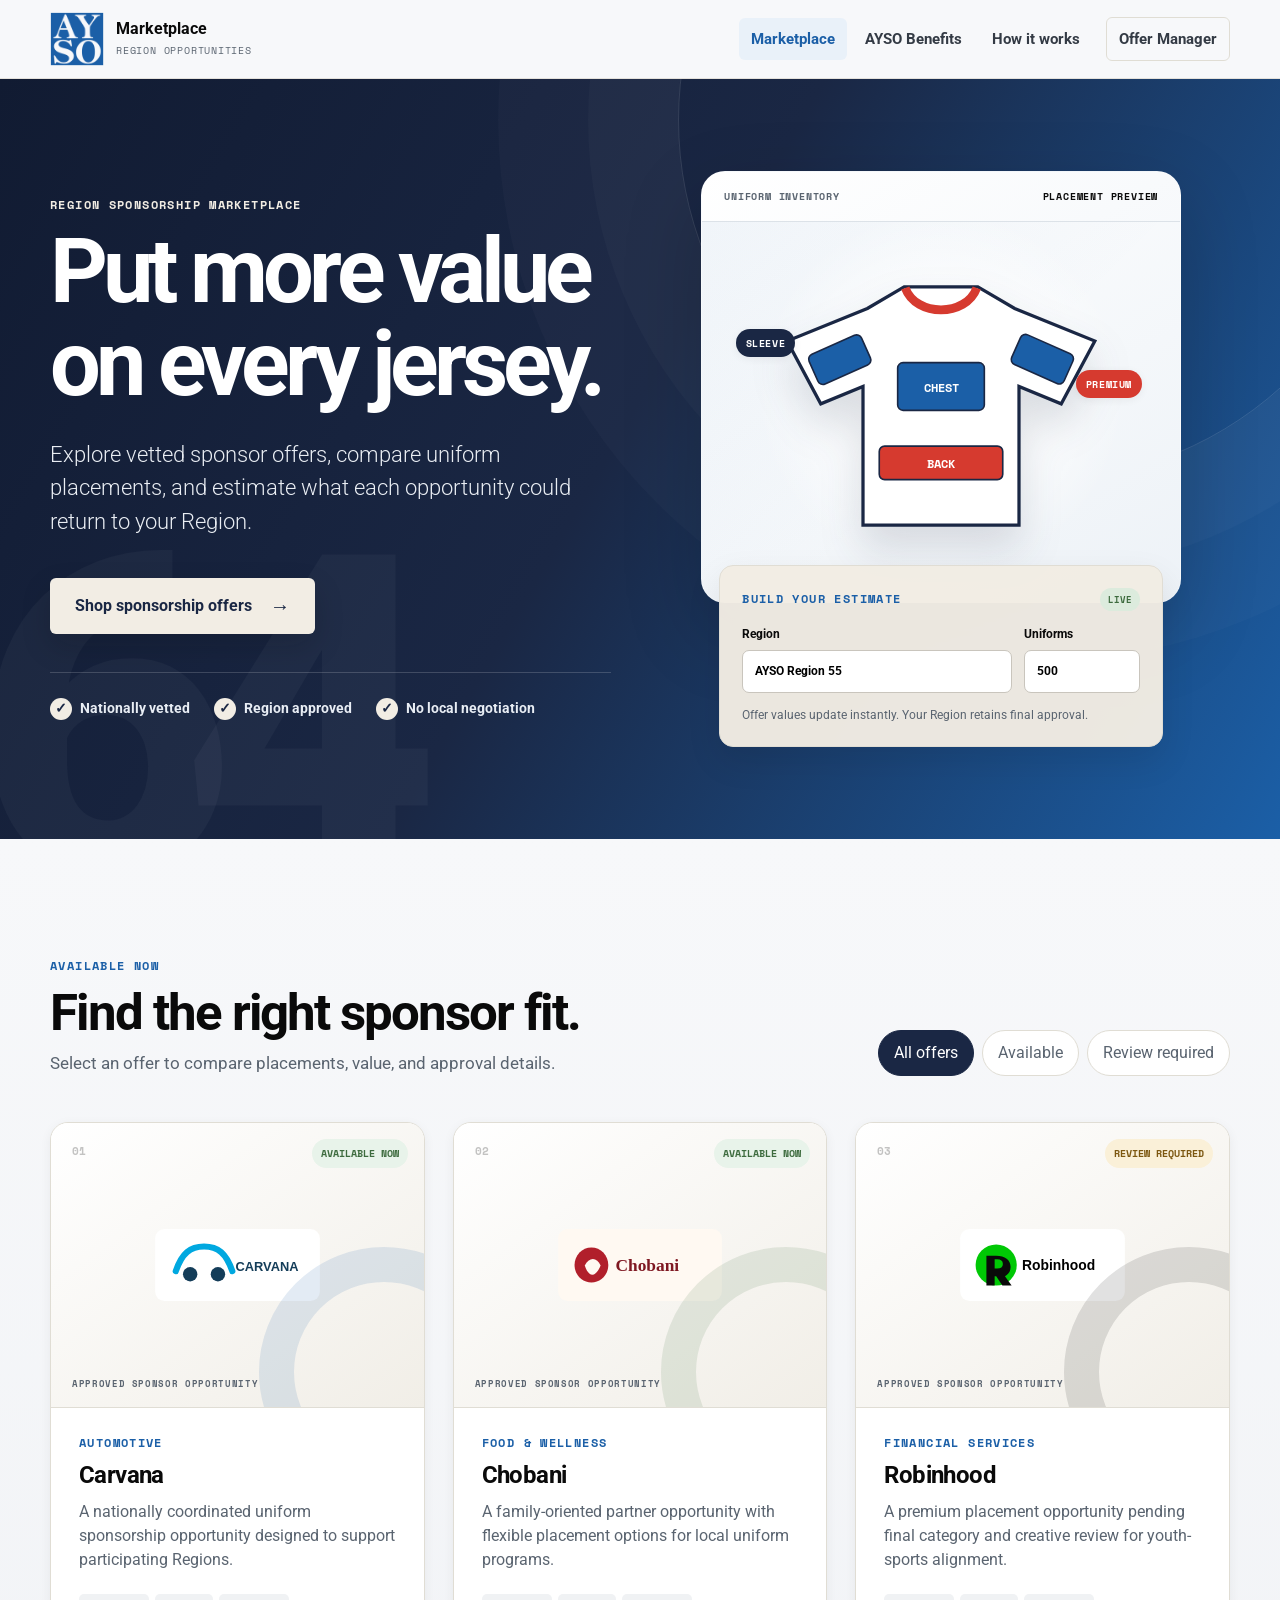
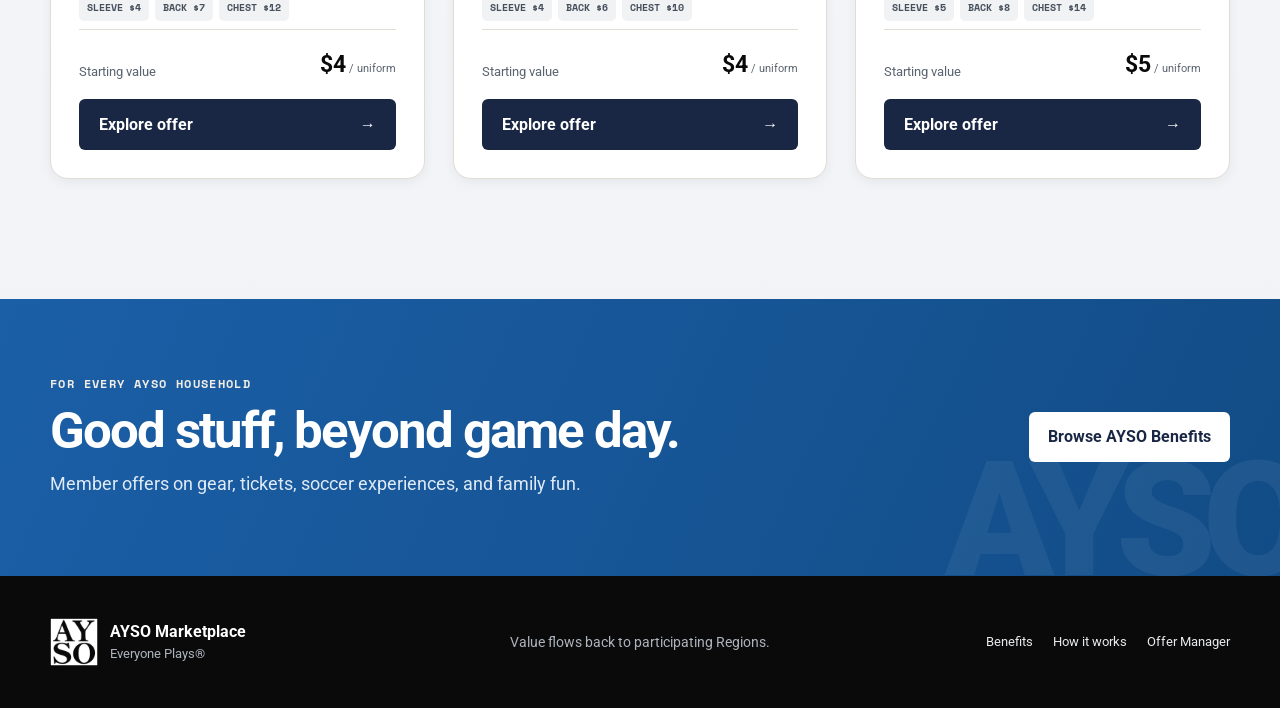
<file: index.html>
<!doctype html>
<html lang="en">
  <head>
    <meta charset="UTF-8" />
    <meta name="viewport" content="width=device-width, initial-scale=1.0" />
    <meta name="description" content="Browse AYSO-approved uniform sponsorship opportunities for your Region." />
    <title>AYSO Marketplace</title>
    <link rel="preconnect" href="https://fonts.googleapis.com" />
    <link rel="preconnect" href="https://fonts.gstatic.com" crossorigin />
    <link href="https://fonts.googleapis.com/css2?family=Roboto:wght@300;400;500;700;900&family=Space+Mono:wght@400;700&display=swap" rel="stylesheet" />
    <link rel="stylesheet" href="styles.css" />
  </head>
  <body data-page="marketplace">
    <a class="skip-link" href="#main">Skip to content</a>
    <header class="site-header">
      <div class="shell nav-shell">
        <a class="brand-lockup" href="index.html" aria-label="AYSO Marketplace home">
          <img src="assets/logos/ayso-square-heritage-blue-on-field-white-512.png" alt="AYSO" />
          <span><strong>Marketplace</strong><small>Region opportunities</small></span>
        </a>
        <button class="menu-button" type="button" aria-label="Toggle navigation" aria-expanded="false">Menu</button>
        <nav class="main-nav" aria-label="Main navigation">
          <a class="active" href="index.html">Marketplace</a>
          <a href="benefits.html">AYSO Benefits</a>
          <a href="explainers.html">How it works</a>
          <a class="admin-link" href="admin.html">Offer Manager</a>
        </nav>
      </div>
    </header>

    <main id="main">
      <section class="market-hero">
        <div class="shell hero-grid">
          <div class="hero-copy">
            <p class="utility-label light-label">Region sponsorship marketplace</p>
            <h1>Put more value on every jersey.</h1>
            <p class="lead">Explore vetted sponsor offers, compare uniform placements, and estimate what each opportunity could return to your Region.</p>
            <a class="button hero-button" href="#offers">Shop sponsorship offers <span aria-hidden="true">→</span></a>
            <div class="trust-row" aria-label="Marketplace program benefits">
              <span>Nationally vetted</span><span>Region approved</span><span>No local negotiation</span>
            </div>
          </div>
          <div class="hero-commerce">
            <div class="kit-preview" aria-label="AYSO jersey sponsorship placement preview">
              <div class="preview-topline"><span>Uniform inventory</span><strong>Placement preview</strong></div>
              <div class="jersey-stage">
                <svg class="jersey-svg" viewBox="0 0 360 300" role="img" aria-label="Jersey with sleeve, chest, and back sponsorship zones">
                  <path class="jersey-shape" d="M112 54 146 34h68l34 20 74 30-31 58-39-16v128H108V126l-39 16-31-58z"/>
                  <path class="jersey-collar" d="M147 35c10 27 56 27 66 0"/>
                  <rect class="zone zone-chest" x="140" y="104" width="80" height="44" rx="5"/>
                  <rect class="zone zone-left" x="60" y="86" width="53" height="30" rx="5" transform="rotate(-24 87 101)"/>
                  <rect class="zone zone-right" x="247" y="86" width="53" height="30" rx="5" transform="rotate(24 274 101)"/>
                  <rect class="zone zone-back" x="123" y="181" width="114" height="31" rx="5"/>
                  <text x="180" y="131">CHEST</text><text x="180" y="201">BACK</text>
                </svg>
                <span class="placement-tag tag-sleeve">Sleeve</span>
                <span class="placement-tag tag-chest">Premium</span>
              </div>
            </div>
            <div class="region-tool">
              <div class="estimate-heading"><p class="utility-label">Build your estimate</p><span>Live</span></div>
              <div class="estimate-fields">
                <label for="regionName">Region<input id="regionName" type="text" value="AYSO Region 55" /></label>
                <label for="uniformCount">Uniforms<input id="uniformCount" type="number" min="1" step="25" value="500" /></label>
              </div>
              <p>Offer values update instantly. Your Region retains final approval.</p>
            </div>
          </div>
        </div>
      </section>

      <section id="offers" class="shop-section">
        <div class="shell">
          <div class="section-bar">
            <div>
              <p class="utility-label">Available now</p>
              <h2>Find the right sponsor fit.</h2>
              <p class="section-intro">Select an offer to compare placements, value, and approval details.</p>
            </div>
            <div class="filter-group" aria-label="Marketplace filters">
              <button class="filter-button active" type="button" data-filter="all">All offers</button>
              <button class="filter-button" type="button" data-filter="available">Available</button>
              <button class="filter-button" type="button" data-filter="review">Review required</button>
            </div>
          </div>
          <div id="sponsorGrid" class="product-grid"></div>
        </div>
      </section>

      <section class="benefit-promo">
        <div class="shell benefit-promo-inner">
          <div>
            <p class="utility-label light-label">For every AYSO household</p>
            <h2>Good stuff, beyond game day.</h2>
            <p>Member offers on gear, tickets, soccer experiences, and family fun.</p>
          </div>
          <a class="button white-button" href="benefits.html">Browse AYSO Benefits</a>
        </div>
      </section>
    </main>

    <div id="offerDrawer" class="drawer" aria-hidden="true">
      <button class="drawer-scrim" type="button" data-close-drawer aria-label="Close offer details"></button>
      <aside class="drawer-panel" aria-label="Selected sponsorship offer">
        <button class="icon-button drawer-close" type="button" data-close-drawer aria-label="Close">×</button>
        <div id="drawerContent"></div>
      </aside>
    </div>

    <footer class="site-footer">
      <div class="shell footer-grid">
        <div class="footer-brand"><img src="assets/logos/ayso-square-white-512.png" alt="" /><span><strong>AYSO Marketplace</strong><small>Everyone Plays®</small></span></div>
        <p>Value flows back to participating Regions.</p>
        <nav><a href="benefits.html">Benefits</a><a href="explainers.html">How it works</a><a href="admin.html">Offer Manager</a></nav>
      </div>
    </footer>
    <script src="data.js"></script>
    <script src="app.js"></script>
  </body>
</html>
</file>
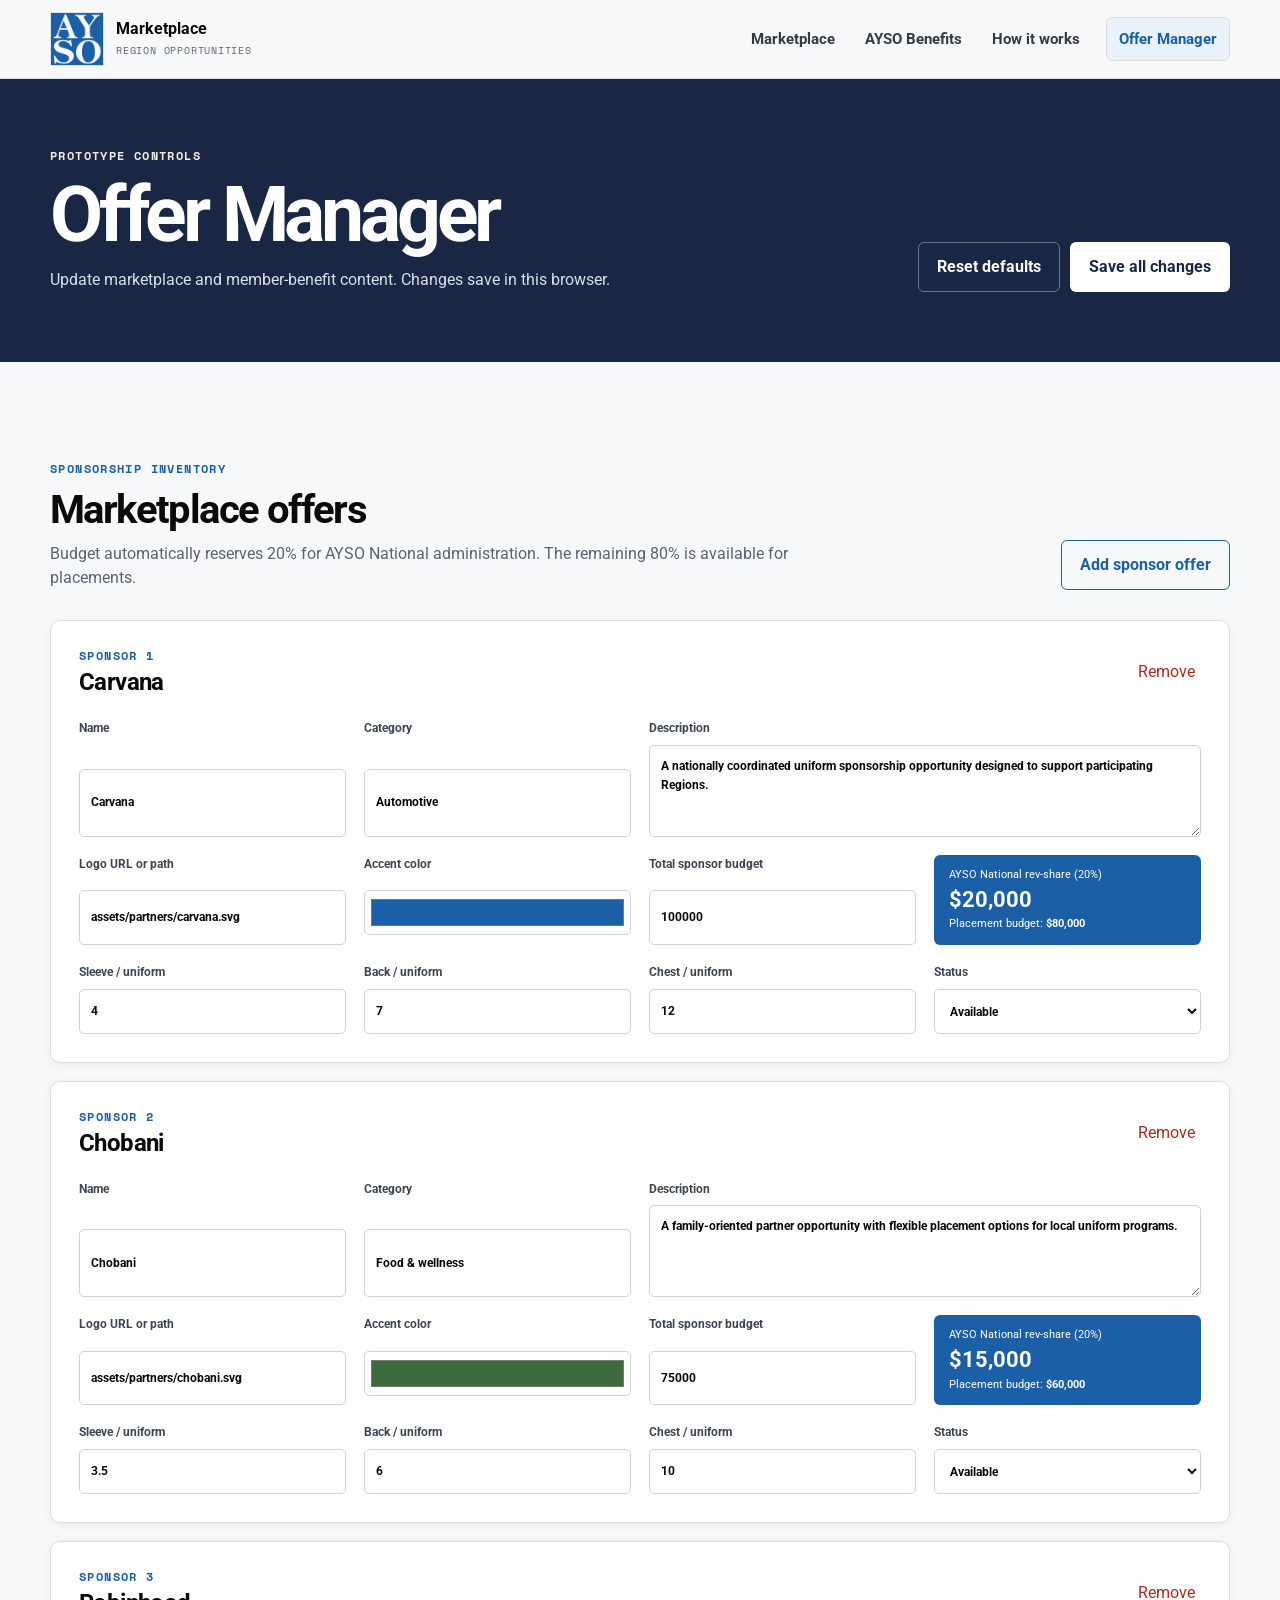
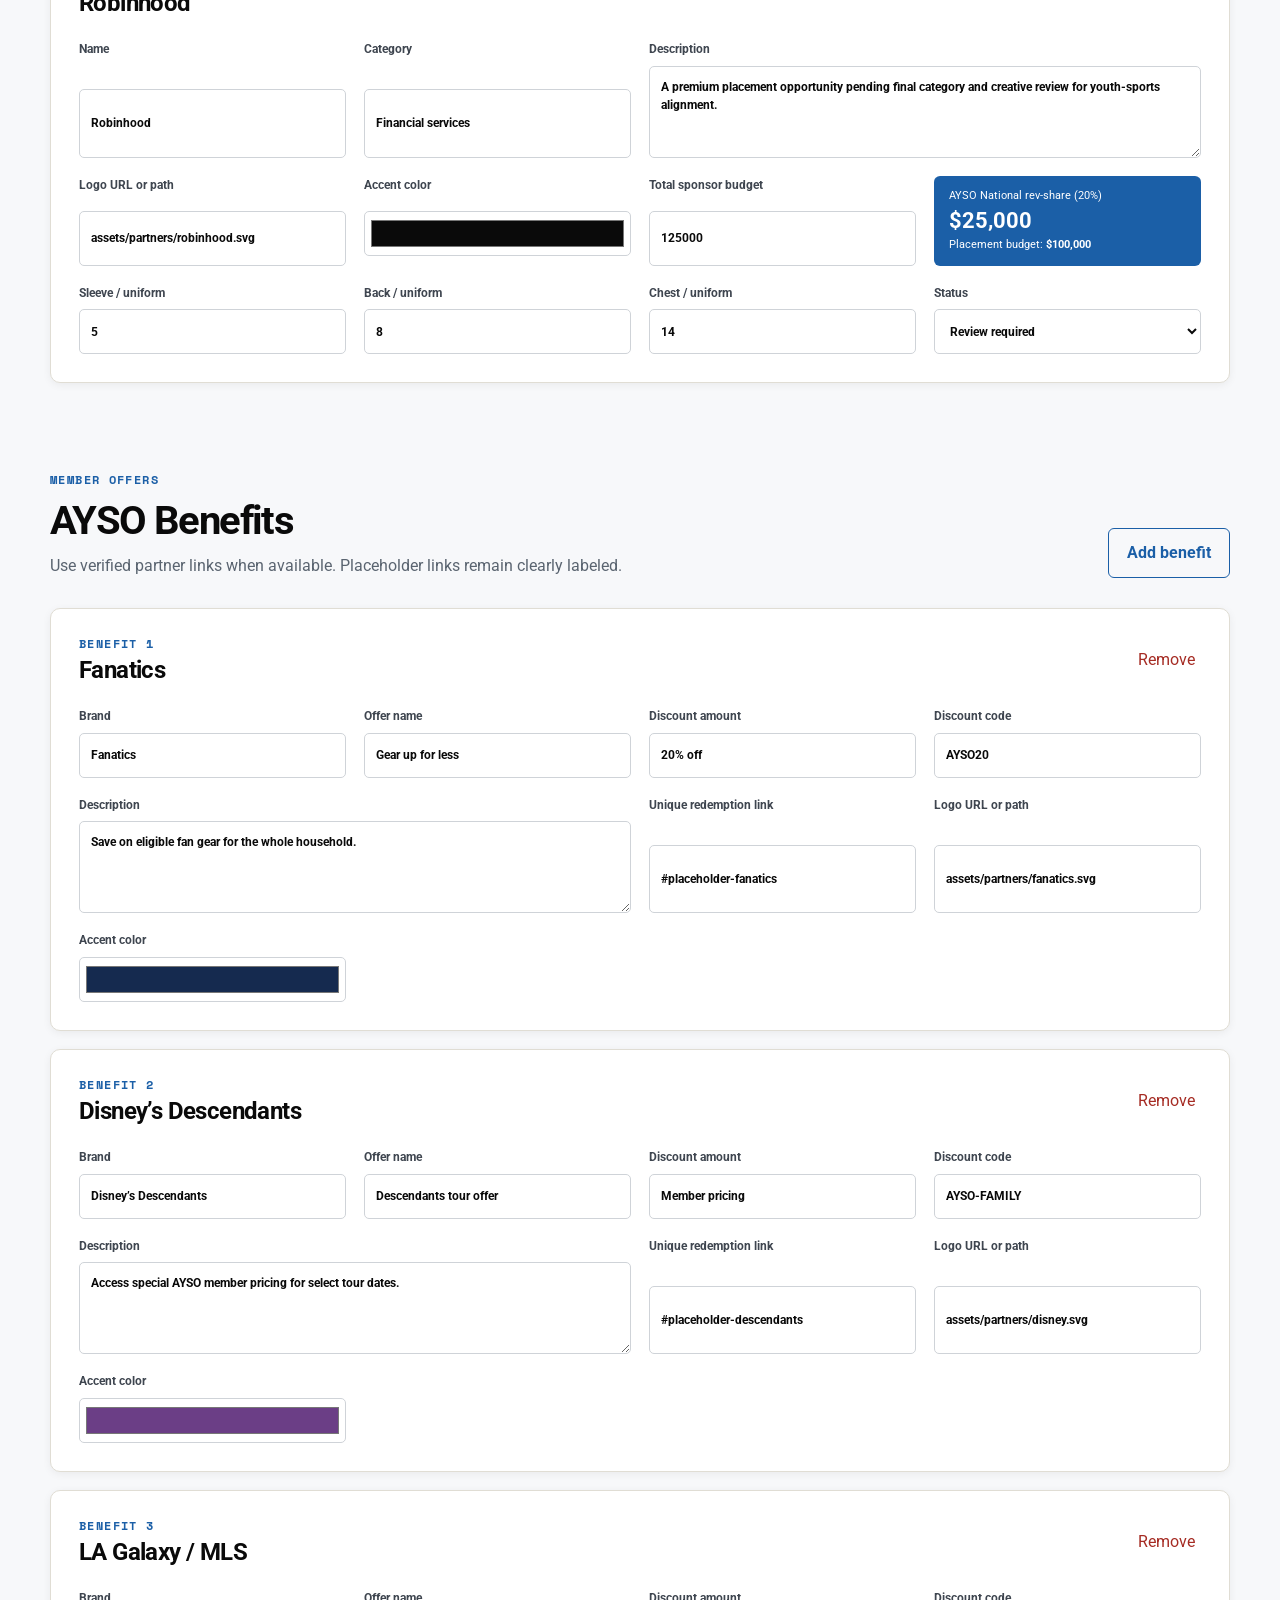
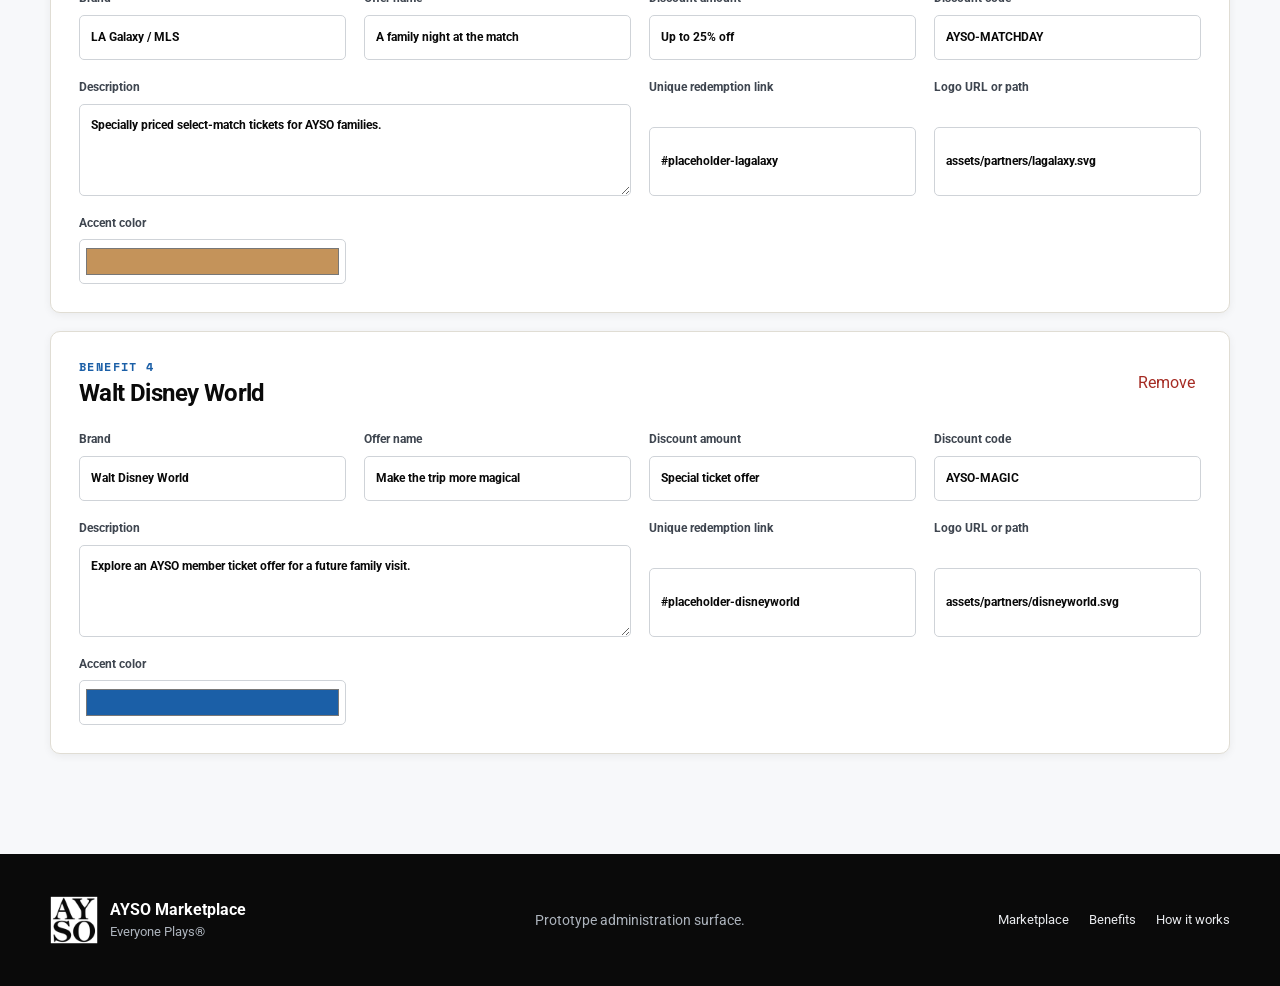
<file: admin.html>
<!doctype html>
<html lang="en">
  <head>
    <meta charset="UTF-8" /><meta name="viewport" content="width=device-width, initial-scale=1.0" />
    <title>AYSO Marketplace Offer Manager</title>
    <link rel="preconnect" href="https://fonts.googleapis.com" /><link rel="preconnect" href="https://fonts.gstatic.com" crossorigin />
    <link href="https://fonts.googleapis.com/css2?family=Roboto:wght@300;400;500;700;900&family=Space+Mono:wght@400;700&display=swap" rel="stylesheet" /><link rel="stylesheet" href="styles.css" />
  </head>
  <body data-page="admin">
    <a class="skip-link" href="#main">Skip to content</a>
    <header class="site-header"><div class="shell nav-shell">
      <a class="brand-lockup" href="index.html" aria-label="AYSO Marketplace home"><img src="assets/logos/ayso-square-heritage-blue-on-field-white-512.png" alt="AYSO" /><span><strong>Marketplace</strong><small>Region opportunities</small></span></a>
      <button class="menu-button" type="button" aria-label="Toggle navigation" aria-expanded="false">Menu</button>
      <nav class="main-nav" aria-label="Main navigation"><a href="index.html">Marketplace</a><a href="benefits.html">AYSO Benefits</a><a href="explainers.html">How it works</a><a class="admin-link active" href="admin.html">Offer Manager</a></nav>
    </div></header>
    <main id="main">
      <section class="admin-hero"><div class="shell admin-heading"><div><p class="utility-label light-label">Prototype controls</p><h1>Offer Manager</h1><p>Update marketplace and member-benefit content. Changes save in this browser.</p></div><div class="admin-actions"><button id="resetData" class="button secondary-button" type="button">Reset defaults</button><button id="saveData" class="button white-button" type="button">Save all changes</button></div></div></section>
      <div id="saveNotice" class="save-notice" role="status" aria-live="polite"></div>
      <section class="content-section"><div class="shell">
        <div class="admin-intro"><div><p class="utility-label">Sponsorship inventory</p><h2>Marketplace offers</h2><p>Budget automatically reserves 20% for AYSO National administration. The remaining 80% is available for placements.</p></div><button id="addSponsor" class="button outline-button" type="button">Add sponsor offer</button></div>
        <div id="sponsorEditor" class="editor-stack"></div>
        <div class="admin-intro benefit-admin-heading"><div><p class="utility-label">Member offers</p><h2>AYSO Benefits</h2><p>Use verified partner links when available. Placeholder links remain clearly labeled.</p></div><button id="addBenefit" class="button outline-button" type="button">Add benefit</button></div>
        <div id="benefitEditor" class="editor-stack"></div>
      </div></section>
    </main>
    <footer class="site-footer"><div class="shell footer-grid"><div class="footer-brand"><img src="assets/logos/ayso-square-white-512.png" alt="" /><span><strong>AYSO Marketplace</strong><small>Everyone Plays®</small></span></div><p>Prototype administration surface.</p><nav><a href="index.html">Marketplace</a><a href="benefits.html">Benefits</a><a href="explainers.html">How it works</a></nav></div></footer>
    <script src="data.js"></script><script src="app.js"></script>
  </body>
</html>
</file>
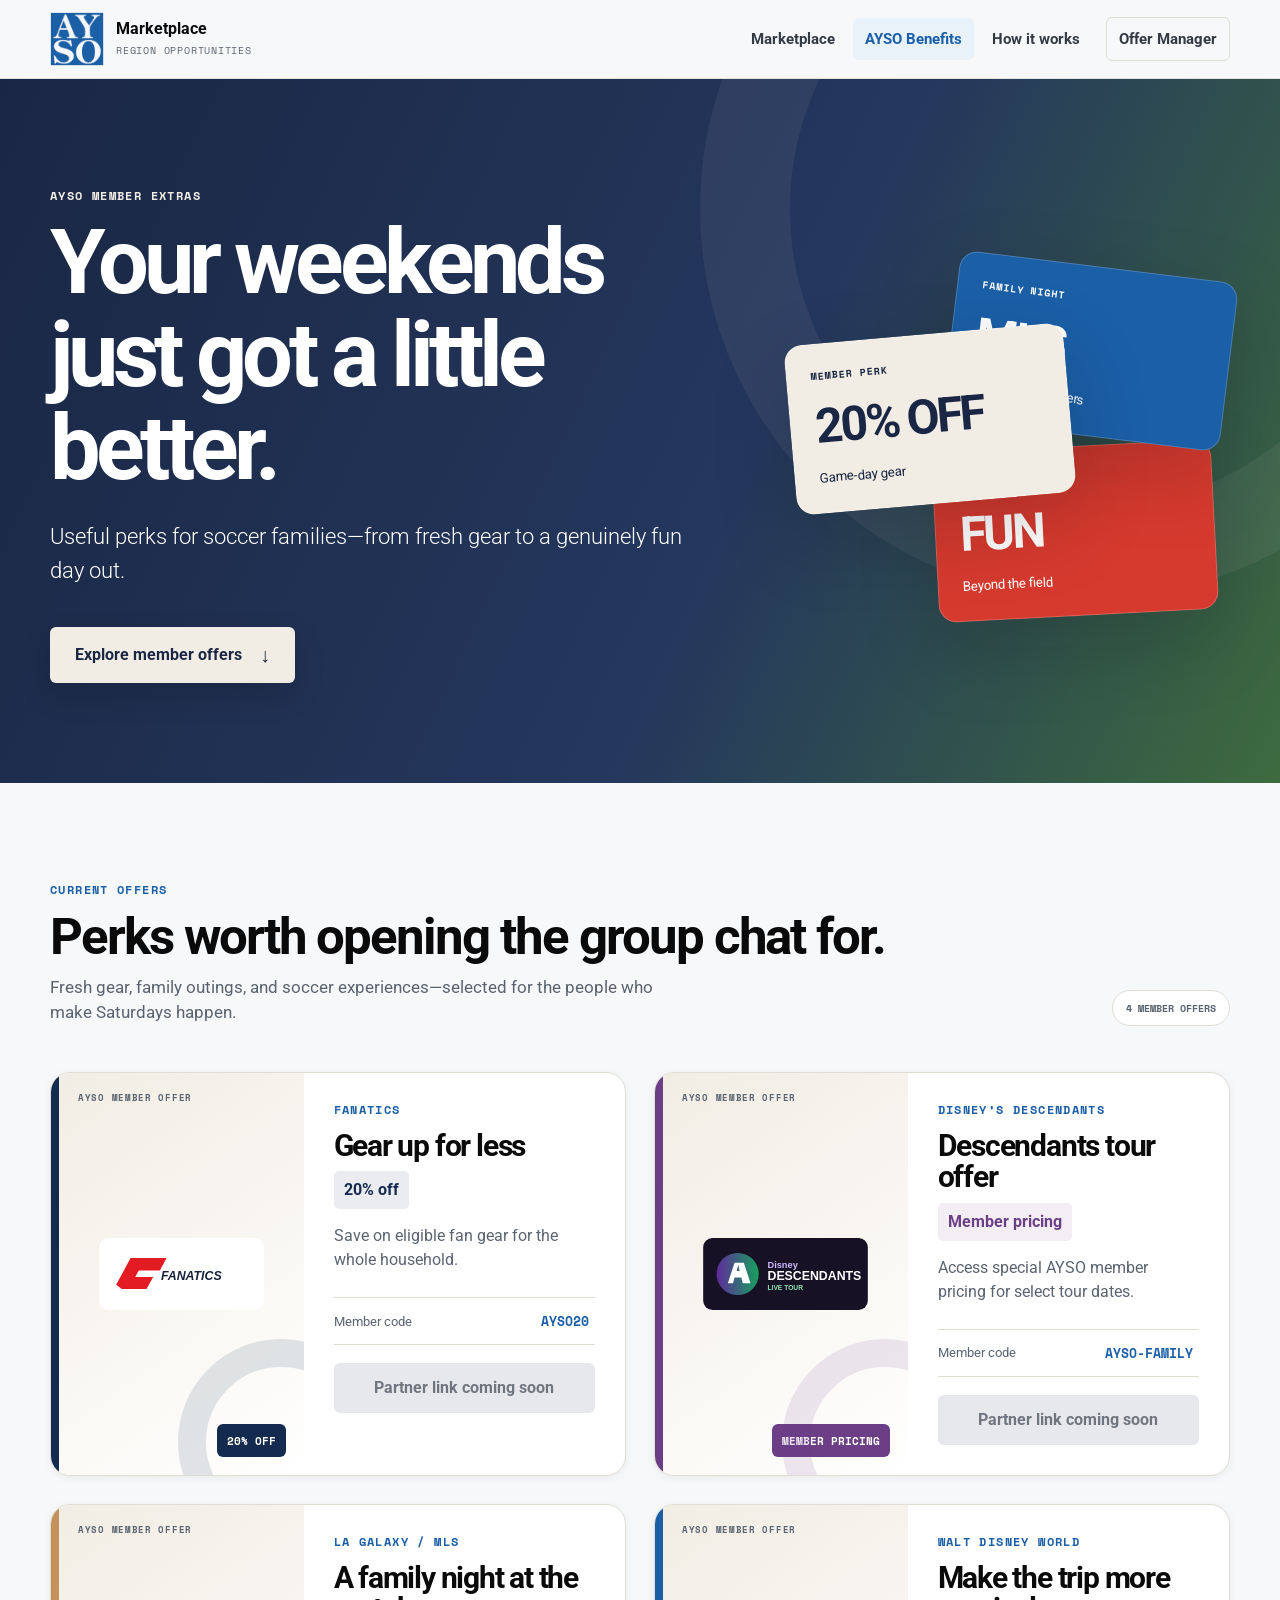
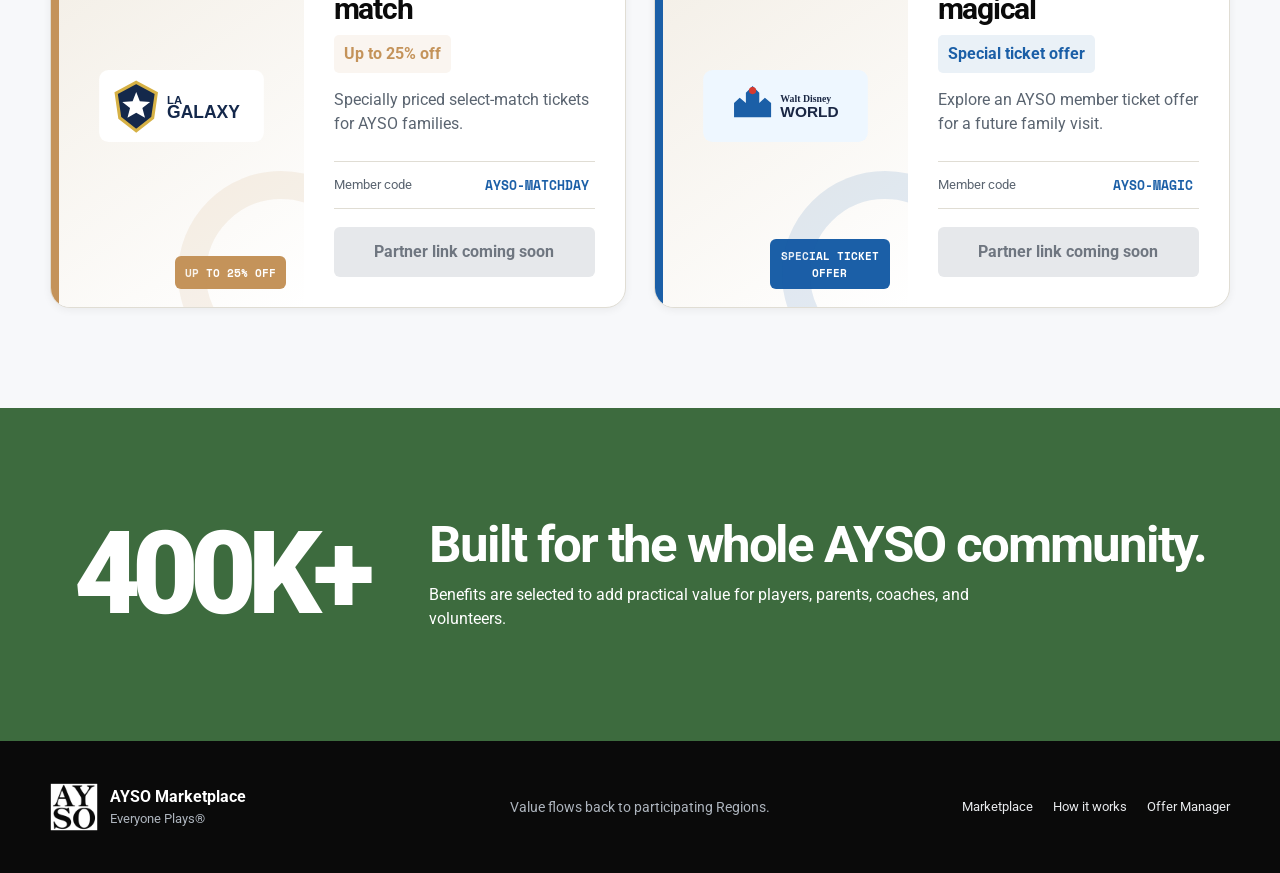
<file: benefits.html>
<!doctype html>
<html lang="en">
  <head>
    <meta charset="UTF-8" />
    <meta name="viewport" content="width=device-width, initial-scale=1.0" />
    <meta name="description" content="AYSO member benefits for soccer families." />
    <title>AYSO Benefits</title>
    <link rel="preconnect" href="https://fonts.googleapis.com" />
    <link rel="preconnect" href="https://fonts.gstatic.com" crossorigin />
    <link href="https://fonts.googleapis.com/css2?family=Roboto:wght@300;400;500;700;900&family=Space+Mono:wght@400;700&display=swap" rel="stylesheet" />
    <link rel="stylesheet" href="styles.css" />
  </head>
  <body data-page="benefits">
    <a class="skip-link" href="#main">Skip to content</a>
    <header class="site-header"><div class="shell nav-shell">
      <a class="brand-lockup" href="index.html" aria-label="AYSO Marketplace home"><img src="assets/logos/ayso-square-heritage-blue-on-field-white-512.png" alt="AYSO" /><span><strong>Marketplace</strong><small>Region opportunities</small></span></a>
      <button class="menu-button" type="button" aria-label="Toggle navigation" aria-expanded="false">Menu</button>
      <nav class="main-nav" aria-label="Main navigation"><a href="index.html">Marketplace</a><a class="active" href="benefits.html">AYSO Benefits</a><a href="explainers.html">How it works</a><a class="admin-link" href="admin.html">Offer Manager</a></nav>
    </div></header>
    <main id="main">
      <section class="page-hero benefits-hero"><div class="shell benefits-hero-grid">
        <div>
          <p class="utility-label light-label">AYSO member extras</p>
          <h1>Your weekends just got a little better.</h1>
          <p class="lead">Useful perks for soccer families—from fresh gear to a genuinely fun day out.</p>
          <a class="button hero-button" href="#benefitGrid">Explore member offers <span aria-hidden="true">↓</span></a>
        </div>
        <div class="perks-stack" aria-hidden="true">
          <div class="perks-card card-one"><span>MEMBER PERK</span><strong>20% OFF</strong><small>Game-day gear</small></div>
          <div class="perks-card card-two"><span>FAMILY NIGHT</span><strong>MLS</strong><small>Special ticket offers</small></div>
          <div class="perks-card card-three"><span>AYSO EXTRA</span><strong>FUN</strong><small>Beyond the field</small></div>
        </div>
      </div></section>
      <section class="content-section"><div class="shell">
        <div class="section-bar"><div><p class="utility-label">Current offers</p><h2>Perks worth opening the group chat for.</h2><p class="section-intro">Fresh gear, family outings, and soccer experiences—selected for the people who make Saturdays happen.</p></div><span class="offer-count">4 member offers</span></div>
        <div id="benefitGrid" class="benefit-grid"></div>
      </div></section>
      <section class="benefits-note"><div class="shell benefits-note-inner"><span class="big-number">400K+</span><div><h2>Built for the whole AYSO community.</h2><p>Benefits are selected to add practical value for players, parents, coaches, and volunteers.</p></div></div></section>
    </main>
    <footer class="site-footer"><div class="shell footer-grid"><div class="footer-brand"><img src="assets/logos/ayso-square-white-512.png" alt="" /><span><strong>AYSO Marketplace</strong><small>Everyone Plays®</small></span></div><p>Value flows back to participating Regions.</p><nav><a href="index.html">Marketplace</a><a href="explainers.html">How it works</a><a href="admin.html">Offer Manager</a></nav></div></footer>
    <script src="data.js"></script><script src="app.js"></script>
  </body>
</html>
</file>
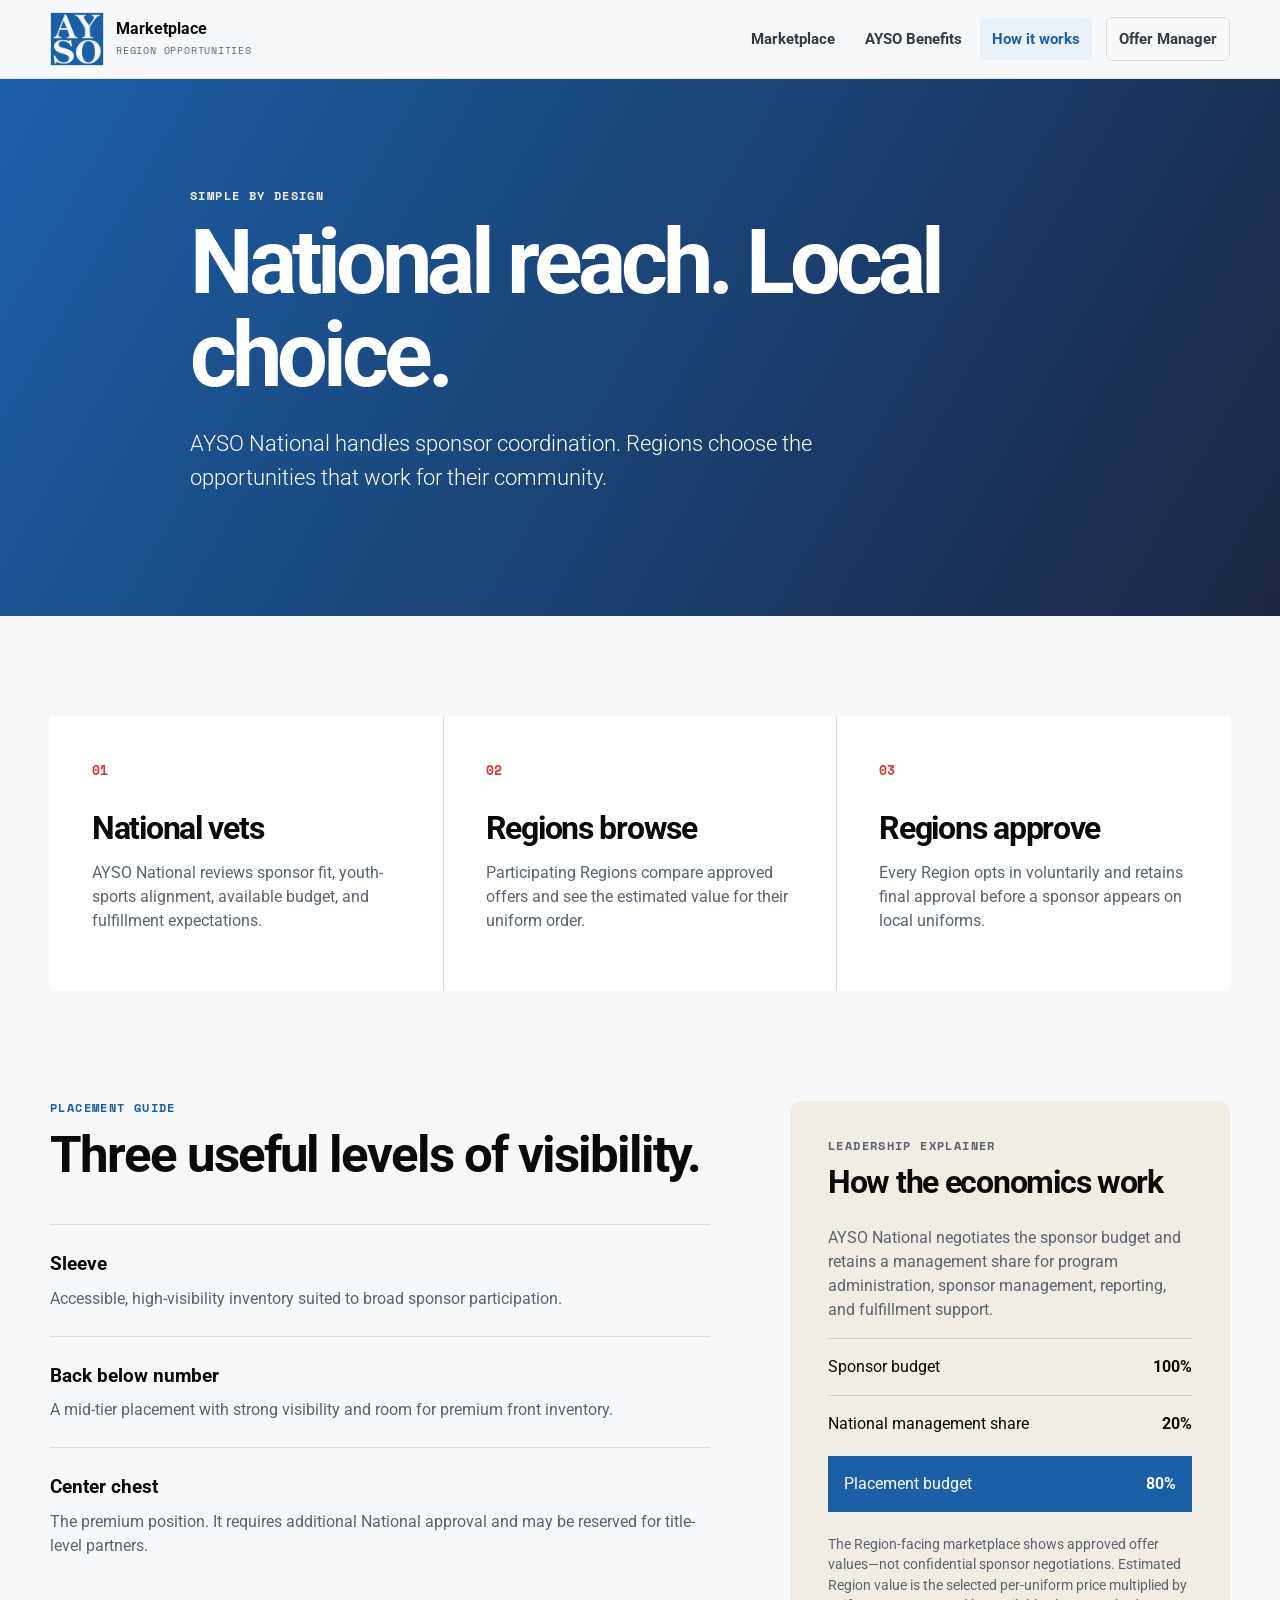
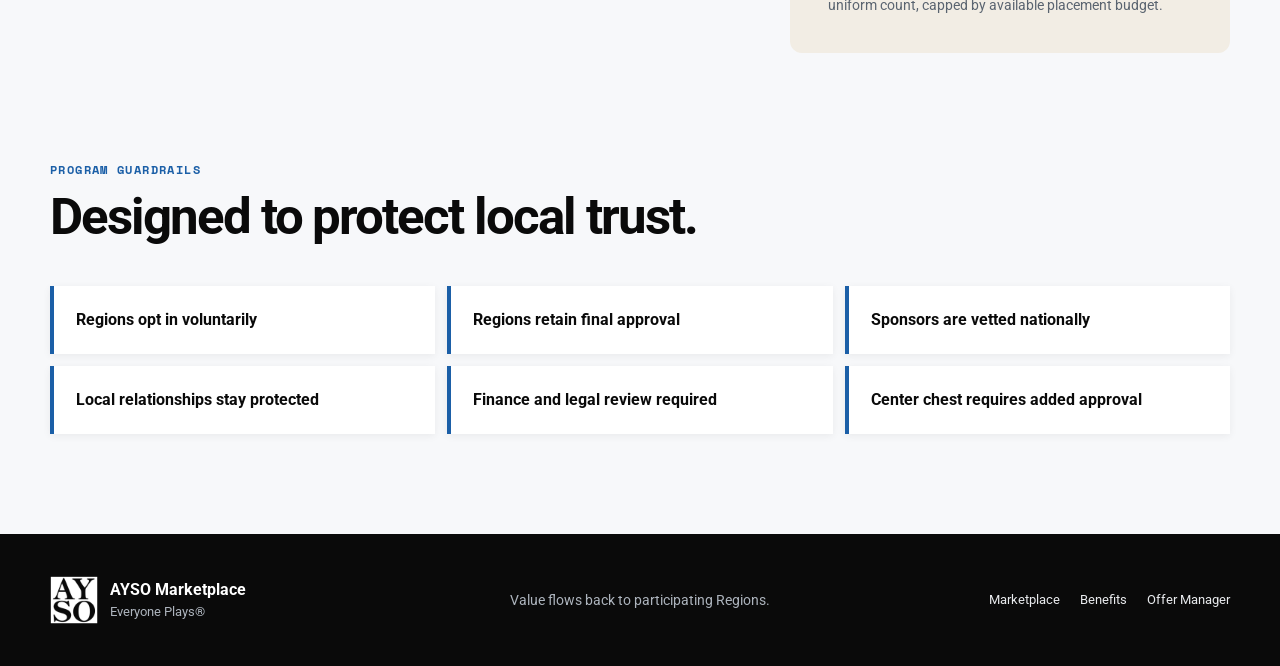
<file: explainers.html>
<!doctype html>
<html lang="en">
  <head>
    <meta charset="UTF-8" /><meta name="viewport" content="width=device-width, initial-scale=1.0" />
    <title>How the AYSO Marketplace Works</title>
    <link rel="preconnect" href="https://fonts.googleapis.com" /><link rel="preconnect" href="https://fonts.gstatic.com" crossorigin />
    <link href="https://fonts.googleapis.com/css2?family=Roboto:wght@300;400;500;700;900&family=Space+Mono:wght@400;700&display=swap" rel="stylesheet" /><link rel="stylesheet" href="styles.css" />
  </head>
  <body data-page="explainers">
    <a class="skip-link" href="#main">Skip to content</a>
    <header class="site-header"><div class="shell nav-shell">
      <a class="brand-lockup" href="index.html" aria-label="AYSO Marketplace home"><img src="assets/logos/ayso-square-heritage-blue-on-field-white-512.png" alt="AYSO" /><span><strong>Marketplace</strong><small>Region opportunities</small></span></a>
      <button class="menu-button" type="button" aria-label="Toggle navigation" aria-expanded="false">Menu</button>
      <nav class="main-nav" aria-label="Main navigation"><a href="index.html">Marketplace</a><a href="benefits.html">AYSO Benefits</a><a class="active" href="explainers.html">How it works</a><a class="admin-link" href="admin.html">Offer Manager</a></nav>
    </div></header>
    <main id="main">
      <section class="page-hero explainer-hero"><div class="shell narrow"><p class="utility-label light-label">Simple by design</p><h1>National reach. Local choice.</h1><p class="lead">AYSO National handles sponsor coordination. Regions choose the opportunities that work for their community.</p></div></section>
      <section class="content-section"><div class="shell">
        <div class="steps-grid">
          <article><span>01</span><h2>National vets</h2><p>AYSO National reviews sponsor fit, youth-sports alignment, available budget, and fulfillment expectations.</p></article>
          <article><span>02</span><h2>Regions browse</h2><p>Participating Regions compare approved offers and see the estimated value for their uniform order.</p></article>
          <article><span>03</span><h2>Regions approve</h2><p>Every Region opts in voluntarily and retains final approval before a sponsor appears on local uniforms.</p></article>
        </div>
        <div class="explainer-layout">
          <div>
            <p class="utility-label">Placement guide</p><h2>Three useful levels of visibility.</h2>
            <div class="placement-list">
              <article><strong>Sleeve</strong><p>Accessible, high-visibility inventory suited to broad sponsor participation.</p></article>
              <article><strong>Back below number</strong><p>A mid-tier placement with strong visibility and room for premium front inventory.</p></article>
              <article><strong>Center chest</strong><p>The premium position. It requires additional National approval and may be reserved for title-level partners.</p></article>
            </div>
          </div>
          <aside class="economics-card">
            <p class="utility-label">Leadership explainer</p><h2>How the economics work</h2>
            <p>AYSO National negotiates the sponsor budget and retains a management share for program administration, sponsor management, reporting, and fulfillment support.</p>
            <div class="formula"><span>Sponsor budget</span><strong>100%</strong></div>
            <div class="formula"><span>National management share</span><strong>20%</strong></div>
            <div class="formula featured"><span>Placement budget</span><strong>80%</strong></div>
            <p class="small-copy">The Region-facing marketplace shows approved offer values—not confidential sponsor negotiations. Estimated Region value is the selected per-uniform price multiplied by uniform count, capped by available placement budget.</p>
          </aside>
        </div>
        <div class="guardrail-section"><p class="utility-label">Program guardrails</p><h2>Designed to protect local trust.</h2><div class="guardrail-grid"><span>Regions opt in voluntarily</span><span>Regions retain final approval</span><span>Sponsors are vetted nationally</span><span>Local relationships stay protected</span><span>Finance and legal review required</span><span>Center chest requires added approval</span></div></div>
      </div></section>
    </main>
    <footer class="site-footer"><div class="shell footer-grid"><div class="footer-brand"><img src="assets/logos/ayso-square-white-512.png" alt="" /><span><strong>AYSO Marketplace</strong><small>Everyone Plays®</small></span></div><p>Value flows back to participating Regions.</p><nav><a href="index.html">Marketplace</a><a href="benefits.html">Benefits</a><a href="admin.html">Offer Manager</a></nav></div></footer>
    <script src="data.js"></script><script src="app.js"></script>
  </body>
</html>
</file>
<file: styles.css>
:root {
  --blue: #1b5fa7;
  --red: #d63a2f;
  --field-white: #f7f8fa;
  --black: #0a0a0a;
  --navy: #1a2744;
  --camel: #c4935a;
  --cream: #f2ede4;
  --gold: #d4a843;
  --grass: #3d6b3e;
  --muted: #5a6470;
  --divider: #e0ddd4;
  --card: #fff;
  --shadow-sm: 0 2px 8px rgba(10, 10, 10, .06);
  --shadow-lg: 0 22px 60px rgba(10, 10, 10, .14);
}

* { box-sizing: border-box; }
html { scroll-behavior: smooth; }
body { margin: 0; color: var(--black); background: var(--field-white); font-family: Roboto, "Helvetica Neue", Arial, sans-serif; line-height: 1.5; }
body.drawer-open { overflow: hidden; }
img { display: block; max-width: 100%; }
a { color: inherit; }
button, input, textarea, select { font: inherit; }
button, a { -webkit-tap-highlight-color: transparent; }
h1, h2, h3, p { margin-top: 0; }
h1, h2, h3 { line-height: 1.04; }
h1 { font-size: clamp(3rem, 7vw, 6rem); letter-spacing: -.055em; }
h2 { font-size: clamp(2rem, 4vw, 3.5rem); letter-spacing: -.04em; }
h3 { font-size: 1.5rem; letter-spacing: -.025em; }
.shell { width: min(1180px, calc(100% - 40px)); margin-inline: auto; }
.narrow { max-width: 900px; }
.skip-link { position: fixed; z-index: 100; top: 10px; left: 10px; padding: 10px 14px; color: white; background: var(--black); transform: translateY(-150%); }
.skip-link:focus { transform: none; }
.utility-label { margin-bottom: 12px; color: var(--blue); font: 700 .72rem/1.3 "Space Mono", monospace; letter-spacing: .12em; text-transform: uppercase; }
.light-label { color: var(--cream); }
.lead { max-width: 720px; font-size: clamp(1.15rem, 2vw, 1.35rem); font-weight: 300; line-height: 1.55; }
.section-intro { max-width: 610px; margin-bottom: 0; color: var(--muted); font-size: 1.05rem; }

.site-header { position: sticky; z-index: 50; top: 0; border-bottom: 1px solid rgba(224, 221, 212, .8); background: rgba(247, 248, 250, .94); backdrop-filter: blur(16px); }
.nav-shell { min-height: 78px; display: flex; align-items: center; justify-content: space-between; gap: 30px; }
.brand-lockup { display: inline-flex; align-items: center; gap: 12px; color: var(--black); text-decoration: none; }
.brand-lockup img { width: 54px; height: 54px; object-fit: contain; }
.brand-lockup span { display: grid; line-height: 1.05; }
.brand-lockup strong { font-size: 1.02rem; }
.brand-lockup small { margin-top: 6px; color: var(--muted); font: 400 .62rem "Space Mono", monospace; letter-spacing: .08em; text-transform: uppercase; }
.main-nav { display: flex; align-items: center; gap: 6px; }
.main-nav a { padding: 10px 12px; border-radius: 6px; color: #343b45; font-size: .92rem; font-weight: 700; text-decoration: none; }
.main-nav a:hover, .main-nav a.active { color: var(--blue); background: #e9f1f9; }
.main-nav .admin-link { margin-left: 8px; border: 1px solid var(--divider); }
.menu-button { display: none; border: 0; background: none; font-weight: 700; }

.market-hero { min-height: 620px; display: grid; align-items: center; color: white; background: linear-gradient(115deg, rgba(26,39,68,.98), rgba(27,95,167,.91)), radial-gradient(circle at 85% 20%, #6b8aa8, transparent 38%); }
.hero-grid { display: grid; grid-template-columns: minmax(0, 1.4fr) minmax(300px, .6fr); align-items: center; gap: 80px; padding-block: 90px; }
.hero-copy h1 { max-width: 800px; margin-bottom: 26px; }
.hero-copy .lead { color: #e9edf3; }
.trust-row { display: flex; flex-wrap: wrap; gap: 24px; margin-top: 38px; }
.trust-row span { display: inline-flex; align-items: center; gap: 8px; color: #e8edf4; font-size: .9rem; font-weight: 700; }
.trust-row span::before { content: "✓"; display: grid; width: 22px; height: 22px; place-items: center; border-radius: 50%; color: var(--navy); background: var(--cream); }
.region-tool { padding: 30px; border: 1px solid rgba(255,255,255,.18); border-radius: 16px; color: var(--black); background: var(--cream); box-shadow: var(--shadow-lg); }
.region-tool label { display: block; margin: 16px 0 7px; font-size: .82rem; font-weight: 700; }
.region-tool input { width: 100%; padding: 14px; border: 1px solid #c9c5bd; border-radius: 6px; background: white; }
.region-tool p:last-child { margin: 16px 0 0; color: var(--muted); font-size: .82rem; }

.shop-section, .content-section { padding: 100px 0; }
.section-bar { display: flex; align-items: end; justify-content: space-between; gap: 30px; margin-bottom: 46px; }
.section-bar h2 { margin-bottom: 12px; }
.filter-group { display: flex; flex-wrap: wrap; gap: 8px; }
.filter-button { padding: 10px 15px; border: 1px solid var(--divider); border-radius: 999px; color: var(--muted); background: white; cursor: pointer; }
.filter-button.active, .filter-button:hover { border-color: var(--navy); color: white; background: var(--navy); }
.product-grid { display: grid; grid-template-columns: repeat(3, 1fr); gap: 24px; }
.product-card { overflow: hidden; border: 1px solid var(--divider); border-radius: 12px; background: white; box-shadow: var(--shadow-sm); transition: transform .2s, box-shadow .2s; }
.product-card:hover { transform: translateY(-5px); box-shadow: 0 18px 42px rgba(10,10,10,.11); }
.product-visual { position: relative; min-height: 230px; display: grid; place-items: center; padding: 50px; border-bottom: 5px solid var(--card-accent); background: linear-gradient(145deg, #fff, var(--cream)); }
.partner-logo { max-width: 170px; max-height: 72px; object-fit: contain; }
.logo-fallback { display: grid; width: 110px; height: 110px; place-items: center; border-radius: 18px; color: white; background: var(--card-accent, var(--navy)); font-size: 2.1rem; font-weight: 900; letter-spacing: -.08em; }
.status-pill { position: absolute; top: 16px; right: 16px; padding: 7px 9px; border-radius: 999px; color: var(--grass); background: #e8f3ea; font: 700 .63rem "Space Mono", monospace; text-transform: uppercase; }
.status-pill.review { color: #7c5710; background: #faf0d8; }
.product-copy { padding: 26px; }
.product-copy h3 { margin-bottom: 12px; }
.product-copy > p:not(.utility-label) { min-height: 72px; color: var(--muted); }
.price-line { display: flex; align-items: end; justify-content: space-between; padding: 17px 0; border-top: 1px solid var(--divider); }
.price-line span { color: var(--muted); font-size: .82rem; }
.price-line strong { font-size: 1.45rem; }
.price-line small { color: var(--muted); font-size: .7rem; font-weight: 400; }
.button { display: inline-flex; min-height: 46px; align-items: center; justify-content: center; padding: 12px 18px; border: 1px solid transparent; border-radius: 6px; font-weight: 700; text-decoration: none; cursor: pointer; }
.card-button, .full-button { width: 100%; color: white; background: var(--navy); }
.card-button:hover, .full-button:hover { background: var(--blue); }
.empty-results { grid-column: 1 / -1; padding: 70px; border: 1px dashed var(--divider); text-align: center; background: white; }

.benefit-promo { padding: 78px 0; color: white; background: var(--blue); }
.benefit-promo-inner { display: flex; align-items: center; justify-content: space-between; gap: 40px; }
.benefit-promo h2 { max-width: 700px; margin-bottom: 14px; }
.benefit-promo p:last-child { margin-bottom: 0; color: #dfeaf6; font-size: 1.1rem; }
.white-button { color: var(--navy); background: white; }
.white-button:hover { background: var(--cream); }

.page-hero { padding: 110px 0 100px; color: white; background: var(--navy); }
.page-hero h1 { max-width: 900px; margin-bottom: 25px; }
.benefits-hero { background: linear-gradient(115deg, rgba(26,39,68,.96), rgba(61,107,62,.72)), radial-gradient(circle at 85%, var(--camel), transparent 36%); }
.explainer-hero { background: linear-gradient(120deg, var(--blue), var(--navy)); }
.benefit-grid { display: grid; grid-template-columns: repeat(2, 1fr); gap: 24px; }
.benefit-card { display: grid; grid-template-columns: 190px 1fr; overflow: hidden; border: 1px solid var(--divider); border-radius: 16px; background: white; box-shadow: var(--shadow-sm); }
.benefit-visual { display: grid; min-height: 330px; place-items: center; padding: 28px; border-top: 7px solid var(--card-accent); background: var(--cream); }
.benefit-copy { padding: 30px; }
.benefit-copy h2 { margin-bottom: 10px; font-size: 1.9rem; }
.discount { display: block; margin-bottom: 15px; color: var(--card-accent); font-size: 1.2rem; }
.benefit-copy > p:not(.utility-label) { color: var(--muted); }
.code-row { display: flex; align-items: center; justify-content: space-between; margin: 25px 0 18px; padding: 12px 0; border-block: 1px solid var(--divider); }
.code-row span { color: var(--muted); font-size: .8rem; }
.code-row button { border: 0; color: var(--blue); background: none; font: 700 .82rem "Space Mono", monospace; cursor: pointer; }
.placeholder-link { color: #6f7680; background: #e6e8eb; cursor: not-allowed; }
.benefits-note { padding: 80px 0; color: white; background: var(--grass); }
.benefits-note-inner { display: flex; align-items: center; justify-content: center; gap: 65px; }
.big-number { font-size: clamp(4rem, 9vw, 8rem); font-weight: 900; letter-spacing: -.08em; }
.benefits-note h2 { margin-bottom: 12px; }
.benefits-note p { max-width: 580px; margin-bottom: 0; }

.steps-grid { display: grid; grid-template-columns: repeat(3, 1fr); gap: 1px; margin-bottom: 110px; background: var(--divider); }
.steps-grid article { padding: 42px; background: white; }
.steps-grid span { color: var(--red); font: 700 .8rem "Space Mono", monospace; }
.steps-grid h2 { margin: 30px 0 16px; font-size: 2rem; }
.steps-grid p, .placement-list p, .economics-card p { color: var(--muted); }
.explainer-layout { display: grid; grid-template-columns: 1fr 440px; gap: 80px; align-items: start; }
.placement-list { margin-top: 38px; }
.placement-list article { padding: 25px 0; border-top: 1px solid var(--divider); }
.placement-list strong { font-size: 1.2rem; }
.placement-list p { margin: 8px 0 0; }
.economics-card { padding: 38px; border-radius: 12px; background: var(--cream); }
.economics-card h2 { font-size: 2rem; }
.formula { display: flex; justify-content: space-between; padding: 16px 0; border-top: 1px solid #d3cdc2; }
.formula.featured { margin-top: 4px; padding: 16px; border: 0; color: white; background: var(--blue); }
.small-copy { margin: 22px 0 0; font-size: .85rem; }
.guardrail-section { margin-top: 110px; }
.guardrail-grid { display: grid; grid-template-columns: repeat(3, 1fr); gap: 12px; margin-top: 35px; }
.guardrail-grid span { padding: 22px; border-left: 4px solid var(--blue); background: white; font-weight: 700; box-shadow: var(--shadow-sm); }

.admin-hero { padding: 70px 0; color: white; background: var(--navy); }
.admin-heading, .admin-intro { display: flex; align-items: end; justify-content: space-between; gap: 35px; }
.admin-heading h1 { margin-bottom: 12px; font-size: clamp(3rem, 6vw, 5rem); }
.admin-heading p:last-child { margin-bottom: 0; color: #d9dfe9; }
.admin-actions { display: flex; gap: 10px; }
.secondary-button { border-color: rgba(255,255,255,.35); color: white; background: transparent; }
.outline-button { border-color: var(--blue); color: var(--blue); background: transparent; }
.admin-intro { margin-bottom: 30px; }
.admin-intro h2 { margin-bottom: 12px; font-size: 2.5rem; }
.admin-intro p:last-child { max-width: 750px; margin-bottom: 0; color: var(--muted); }
.benefit-admin-heading { margin-top: 90px; }
.editor-stack { display: grid; gap: 18px; }
.editor-card { padding: 28px; border: 1px solid var(--divider); border-radius: 10px; background: white; box-shadow: var(--shadow-sm); }
.editor-card-head { display: flex; align-items: center; justify-content: space-between; margin-bottom: 24px; }
.editor-card-head .utility-label { margin-bottom: 6px; }
.editor-card-head h3 { margin: 0; }
.text-button { border: 0; background: transparent; cursor: pointer; }
.danger { color: #a52b23; }
.form-grid { display: grid; grid-template-columns: repeat(4, 1fr); gap: 18px; }
.form-grid label { display: grid; gap: 7px; color: #3f4650; font-size: .78rem; font-weight: 700; }
.form-grid .wide { grid-column: span 2; }
.form-grid input, .form-grid textarea, .form-grid select { width: 100%; min-height: 45px; padding: 11px; border: 1px solid #cfd3d8; border-radius: 5px; color: var(--black); background: white; }
.form-grid textarea { min-height: 92px; resize: vertical; }
.form-grid input[type="color"] { padding: 4px; }
.calculation { display: grid; align-content: center; padding: 12px 15px; border-radius: 6px; color: white; background: var(--blue); }
.calculation span, .calculation small { font-size: .7rem; }
.calculation strong { font-size: 1.35rem; }
.save-notice { position: fixed; z-index: 80; top: 95px; right: 24px; max-width: 380px; padding: 14px 18px; border-radius: 6px; color: white; background: var(--grass); box-shadow: var(--shadow-lg); opacity: 0; transform: translateY(-15px); pointer-events: none; transition: .2s; }
.save-notice.show { opacity: 1; transform: none; }

.drawer { position: fixed; z-index: 90; inset: 0; visibility: hidden; }
.drawer.open { visibility: visible; }
.drawer-scrim { position: absolute; inset: 0; border: 0; background: rgba(10,10,10,.58); opacity: 0; transition: opacity .25s; }
.drawer.open .drawer-scrim { opacity: 1; }
.drawer-panel { position: absolute; top: 0; right: 0; width: min(560px, 100%); height: 100%; overflow-y: auto; padding: 70px 40px 40px; background: white; box-shadow: var(--shadow-lg); transform: translateX(100%); transition: transform .28s ease; }
.drawer.open .drawer-panel { transform: none; }
.drawer-close { position: absolute; top: 20px; right: 25px; width: 38px; height: 38px; border: 0; border-radius: 50%; background: var(--field-white); font-size: 1.5rem; cursor: pointer; }
.drawer-brand { min-height: 180px; display: grid; place-items: center; margin-bottom: 30px; border-bottom: 5px solid var(--card-accent); background: var(--cream); }
.drawer-logo { max-width: 200px; max-height: 80px; }
.drawer-panel h2 { margin-bottom: 15px; }
.drawer-panel > div > p:not(.utility-label, .estimate-note) { color: var(--muted); }
.drawer-meta { display: grid; grid-template-columns: 1fr 1fr; gap: 12px; margin: 28px 0; }
.drawer-meta span { display: grid; gap: 5px; padding: 15px; color: var(--muted); background: var(--field-white); font-size: .75rem; }
.drawer-meta strong { color: var(--black); font-size: .95rem; }
.placement-options { display: grid; gap: 10px; margin: 18px 0; }
.placement-option { display: grid; grid-template-columns: auto 1fr auto; align-items: center; gap: 12px; padding: 15px; border: 1px solid var(--divider); border-radius: 6px; cursor: pointer; }
.placement-option:has(input:checked) { border-color: var(--blue); background: #edf4fb; }
.placement-option span { display: grid; }
.placement-option small { color: var(--muted); }
.estimate-note { color: var(--muted); font-size: .78rem; }

.site-footer { padding: 42px 0; color: white; background: var(--black); }
.footer-grid { display: grid; grid-template-columns: 1fr auto 1fr; align-items: center; gap: 30px; }
.footer-brand { display: flex; align-items: center; gap: 12px; }
.footer-brand img { width: 48px; height: 48px; object-fit: contain; }
.footer-brand span { display: grid; }
.footer-brand small { color: #adb4bd; }
.site-footer p { margin: 0; color: #adb4bd; font-size: .85rem; }
.site-footer nav { display: flex; justify-content: end; gap: 20px; }
.site-footer a { color: #e8eaed; font-size: .82rem; text-decoration: none; }

@media (max-width: 980px) {
  .product-grid { grid-template-columns: repeat(2, 1fr); }
  .hero-grid { grid-template-columns: 1fr; gap: 45px; }
  .region-tool { max-width: 600px; }
  .benefit-card { grid-template-columns: 1fr; }
  .benefit-visual { min-height: 190px; }
  .explainer-layout { grid-template-columns: 1fr; }
  .form-grid { grid-template-columns: repeat(2, 1fr); }
  .footer-grid { grid-template-columns: 1fr; text-align: center; }
  .footer-brand, .site-footer nav { justify-content: center; }
}

@media (max-width: 760px) {
  .shell { width: min(100% - 28px, 1180px); }
  .nav-shell { min-height: 70px; }
  .brand-lockup img { width: 46px; height: 46px; }
  .menu-button { display: block; }
  .main-nav { position: absolute; top: 70px; left: 0; right: 0; display: none; padding: 12px 14px 18px; border-bottom: 1px solid var(--divider); background: var(--field-white); box-shadow: var(--shadow-sm); }
  .main-nav.open { display: grid; }
  .main-nav .admin-link { margin-left: 0; }
  h1 { font-size: clamp(2.8rem, 14vw, 4.5rem); }
  .market-hero { min-height: auto; }
  .hero-grid, .page-hero { padding-block: 70px; }
  .shop-section, .content-section { padding-block: 70px; }
  .section-bar, .benefit-promo-inner, .benefits-note-inner, .admin-heading, .admin-intro { align-items: stretch; flex-direction: column; }
  .product-grid, .benefit-grid, .steps-grid, .guardrail-grid { grid-template-columns: 1fr; }
  .steps-grid { gap: 12px; margin-bottom: 70px; background: transparent; }
  .benefit-card { grid-template-columns: 1fr; }
  .benefit-promo-inner { display: flex; }
  .benefits-note-inner { display: flex; text-align: center; gap: 15px; }
  .admin-heading, .admin-intro { display: flex; }
  .admin-actions { flex-wrap: wrap; }
  .form-grid { grid-template-columns: 1fr; }
  .form-grid .wide { grid-column: span 1; }
  .drawer-panel { padding-inline: 22px; }
  .drawer-meta { grid-template-columns: 1fr; }
  .trust-row { gap: 13px; }
}

@media (prefers-reduced-motion: reduce) {
  *, *::before, *::after { scroll-behavior: auto !important; transition: none !important; }
}

/* Premium storefront visual pass */
.market-hero { position: relative; min-height: 760px; overflow: hidden; background: linear-gradient(120deg, #111b32 0%, #1a2744 48%, #1b5fa7 100%); }
.market-hero::before { content: ""; position: absolute; width: 720px; height: 720px; top: -320px; right: -120px; border: 1px solid rgba(255,255,255,.12); border-radius: 50%; box-shadow: 0 0 0 90px rgba(255,255,255,.025), 0 0 0 180px rgba(255,255,255,.018); }
.market-hero::after { content: "64"; position: absolute; left: -25px; bottom: -105px; color: rgba(255,255,255,.035); font-size: 28rem; font-weight: 900; line-height: 1; letter-spacing: -.12em; }
.hero-grid { position: relative; z-index: 1; grid-template-columns: minmax(0,.92fr) minmax(480px,.72fr); gap: 90px; }
.hero-copy h1 { max-width: 720px; font-size: clamp(4rem,7vw,7.2rem); }
.hero-button { gap: 18px; min-height: 54px; margin-top: 18px; padding-inline: 24px; color: var(--navy); background: var(--cream); box-shadow: 0 12px 30px rgba(10,10,10,.16); }
.hero-button:hover { background: white; transform: translateY(-2px); }
.hero-button span { font-size: 1.25rem; }
.trust-row { padding-top: 25px; border-top: 1px solid rgba(255,255,255,.17); }
.trust-row span::before { content: "✓"; }
.hero-commerce { position: relative; }
.kit-preview { overflow: hidden; border: 1px solid rgba(255,255,255,.2); border-radius: 24px; color: var(--black); background: linear-gradient(150deg,#fff,#edf2f7); box-shadow: 0 28px 80px rgba(10,10,10,.18); }
.preview-topline { display: flex; justify-content: space-between; padding: 17px 22px; border-bottom: 1px solid #dce2e8; font: 700 .62rem "Space Mono",monospace; letter-spacing: .08em; text-transform: uppercase; }
.preview-topline span { color: var(--muted); }
.jersey-stage { position: relative; min-height: 380px; display: grid; place-items: center; background: radial-gradient(circle at 50% 45%,#fff 0 18%,transparent 58%),linear-gradient(135deg,rgba(27,95,167,.06),transparent 55%); }
.jersey-svg { width: min(88%,390px); filter: drop-shadow(0 22px 20px rgba(26,39,68,.15)); }
.jersey-shape { fill: #fff; stroke: var(--navy); stroke-width: 3; }
.jersey-collar { fill: none; stroke: var(--red); stroke-width: 8; }
.zone { fill: var(--blue); stroke: var(--navy); stroke-width: 1.5; }
.zone-back { fill: var(--red); }
.jersey-svg text { fill: white; font: 700 11px "Space Mono",monospace; text-anchor: middle; }
.placement-tag { position: absolute; padding: 7px 10px; border-radius: 999px; color: white; background: var(--navy); font: 700 .6rem "Space Mono",monospace; letter-spacing: .06em; text-transform: uppercase; box-shadow: var(--shadow-sm); }
.tag-sleeve { left: 7%; top: 28%; }
.tag-chest { right: 8%; top: 39%; background: var(--red); }
.region-tool { position: relative; z-index: 2; width: calc(100% - 36px); margin: -38px auto 0; padding: 22px; border: 1px solid var(--divider); border-radius: 14px; background: rgba(242,237,228,.97); box-shadow: 0 14px 35px rgba(10,10,10,.09); }
.estimate-heading { display: flex; align-items: center; justify-content: space-between; }
.estimate-heading .utility-label { margin: 0; }
.estimate-heading > span { padding: 5px 8px; border-radius: 999px; color: var(--grass); background: #dcebdd; font: 700 .58rem "Space Mono",monospace; text-transform: uppercase; }
.estimate-fields { display: grid; grid-template-columns: 1.4fr .6fr; gap: 12px; margin-top: 15px; }
.region-tool label { display: grid; gap: 6px; margin: 0; font-size: .72rem; }
.region-tool input { padding: 12px; border-radius: 7px; }
.region-tool p:last-child { margin-top: 13px; font-size: .75rem; }
.shop-section { padding-block: 120px; background: linear-gradient(#f7f8fa,#f1f3f6); }
.product-grid { gap: 28px; }
.product-card { border-radius: 18px; box-shadow: 0 3px 12px rgba(10,10,10,.055); transition: transform .25s,box-shadow .25s,border-color .25s; }
.product-card:hover { transform: translateY(-8px); box-shadow: 0 14px 35px rgba(10,10,10,.09); }
.product-visual { min-height: 285px; overflow: hidden; padding: 56px; border-bottom: 1px solid var(--divider); background: linear-gradient(145deg,#fff,#f1eee7); }
.product-visual::after { content: ""; position: absolute; width: 180px; height: 180px; right: -85px; bottom: -90px; border: 35px solid color-mix(in srgb,var(--card-accent) 12%,transparent); border-radius: 50%; }
.card-index { position: absolute; top: 20px; left: 21px; color: rgba(10,10,10,.24); font: 700 .68rem "Space Mono",monospace; }
.visual-caption { position: absolute; bottom: 17px; left: 21px; color: var(--muted); font: 700 .58rem "Space Mono",monospace; letter-spacing: .07em; text-transform: uppercase; }
.product-copy { padding: 28px; }
.placement-chips { display: flex; flex-wrap: wrap; gap: 6px; margin: 22px 0 8px; }
.placement-chips span { padding: 6px 8px; border-radius: 5px; color: #46505c; background: #f0f2f4; font: 700 .61rem "Space Mono",monospace; text-transform: uppercase; }
.card-button { min-height: 51px; justify-content: space-between; padding-inline: 19px; }
.benefit-promo { position: relative; overflow: hidden; background: linear-gradient(115deg,var(--blue),#124c86); }
.benefit-promo::after { content: "AYSO"; position: absolute; right: -20px; bottom: -65px; color: rgba(255,255,255,.06); font-size: 10rem; font-weight: 900; letter-spacing: -.08em; }
.benefit-promo-inner { position: relative; z-index: 1; }
.benefits-hero { position: relative; overflow: hidden; background: linear-gradient(115deg,#1a2744,#24375d 58%,#3d6b3e); }
.benefits-hero::after { content: ""; position: absolute; width: 600px; height: 600px; right: -200px; top: -260px; border: 90px solid rgba(242,237,228,.06); border-radius: 50%; }
.benefits-hero-grid { position: relative; z-index: 1; display: grid; grid-template-columns: 1fr 440px; align-items: center; gap: 80px; }
.perks-stack { position: relative; min-height: 360px; }
.perks-card { position: absolute; width: 280px; min-height: 170px; display: grid; align-content: space-between; padding: 24px; border: 1px solid rgba(255,255,255,.2); border-radius: 18px; box-shadow: 0 28px 80px rgba(10,10,10,.18); }
.perks-card span { font: 700 .62rem "Space Mono",monospace; letter-spacing: .1em; }
.perks-card strong { font-size: 3rem; letter-spacing: -.06em; }
.card-one { z-index: 3; left: 0; top: 78px; color: var(--navy); background: var(--cream); transform: rotate(-5deg); }
.card-two { z-index: 2; right: 0; top: 10px; color: white; background: var(--blue); transform: rotate(7deg); }
.card-three { z-index: 1; right: 15px; bottom: 0; color: white; background: var(--red); transform: rotate(-3deg); }
.offer-count { padding: 9px 13px; border: 1px solid var(--divider); border-radius: 999px; color: var(--muted); background: white; font: 700 .65rem "Space Mono",monospace; text-transform: uppercase; }
.benefit-grid { gap: 28px; }
.benefit-card { grid-template-columns: 44% 56%; min-height: 390px; border-radius: 20px; transition: transform .25s,box-shadow .25s; }
.benefit-card:hover { transform: translateY(-6px); box-shadow: 0 14px 35px rgba(10,10,10,.09); }
.benefit-visual { position: relative; overflow: hidden; padding: 32px; border-top: 0; border-left: 8px solid var(--card-accent); background: linear-gradient(145deg,var(--cream),#fff); }
.benefit-visual::after { content: ""; position: absolute; width: 150px; height: 150px; right: -80px; bottom: -70px; border: 28px solid color-mix(in srgb,var(--card-accent) 12%,transparent); border-radius: 50%; }
.perk-badge { position: absolute; top: 18px; left: 19px; color: var(--muted); font: 700 .55rem "Space Mono",monospace; letter-spacing: .08em; }
.benefit-discount-stamp { position: absolute; right: 18px; bottom: 18px; max-width: 120px; padding: 8px 10px; border-radius: 6px; color: white; background: var(--card-accent); font: 700 .7rem "Space Mono",monospace; text-align: center; text-transform: uppercase; }
.discount { display: inline-block; padding: 7px 10px; border-radius: 5px; background: color-mix(in srgb,var(--card-accent) 9%,white); font-size: 1rem; }

@media (max-width: 980px) {
  .hero-grid { grid-template-columns: 1fr; }
  .hero-commerce { max-width: 620px; }
  .benefits-hero-grid { grid-template-columns: 1fr; }
  .perks-stack { max-width: 500px; }
}

@media (max-width: 760px) {
  .hero-copy h1 { font-size: clamp(3.2rem,15vw,5rem); }
  .jersey-stage { min-height: 310px; }
  .estimate-fields { grid-template-columns: 1fr; }
  .region-tool { width: calc(100% - 20px); }
  .perks-stack { min-height: 290px; transform: scale(.84); transform-origin: left top; }
  .benefit-card { grid-template-columns: 1fr; }
  .benefit-visual { min-height: 230px; border-left: 0; border-top: 7px solid var(--card-accent); }
  .offer-count { align-self: flex-start; }
}
</file>
